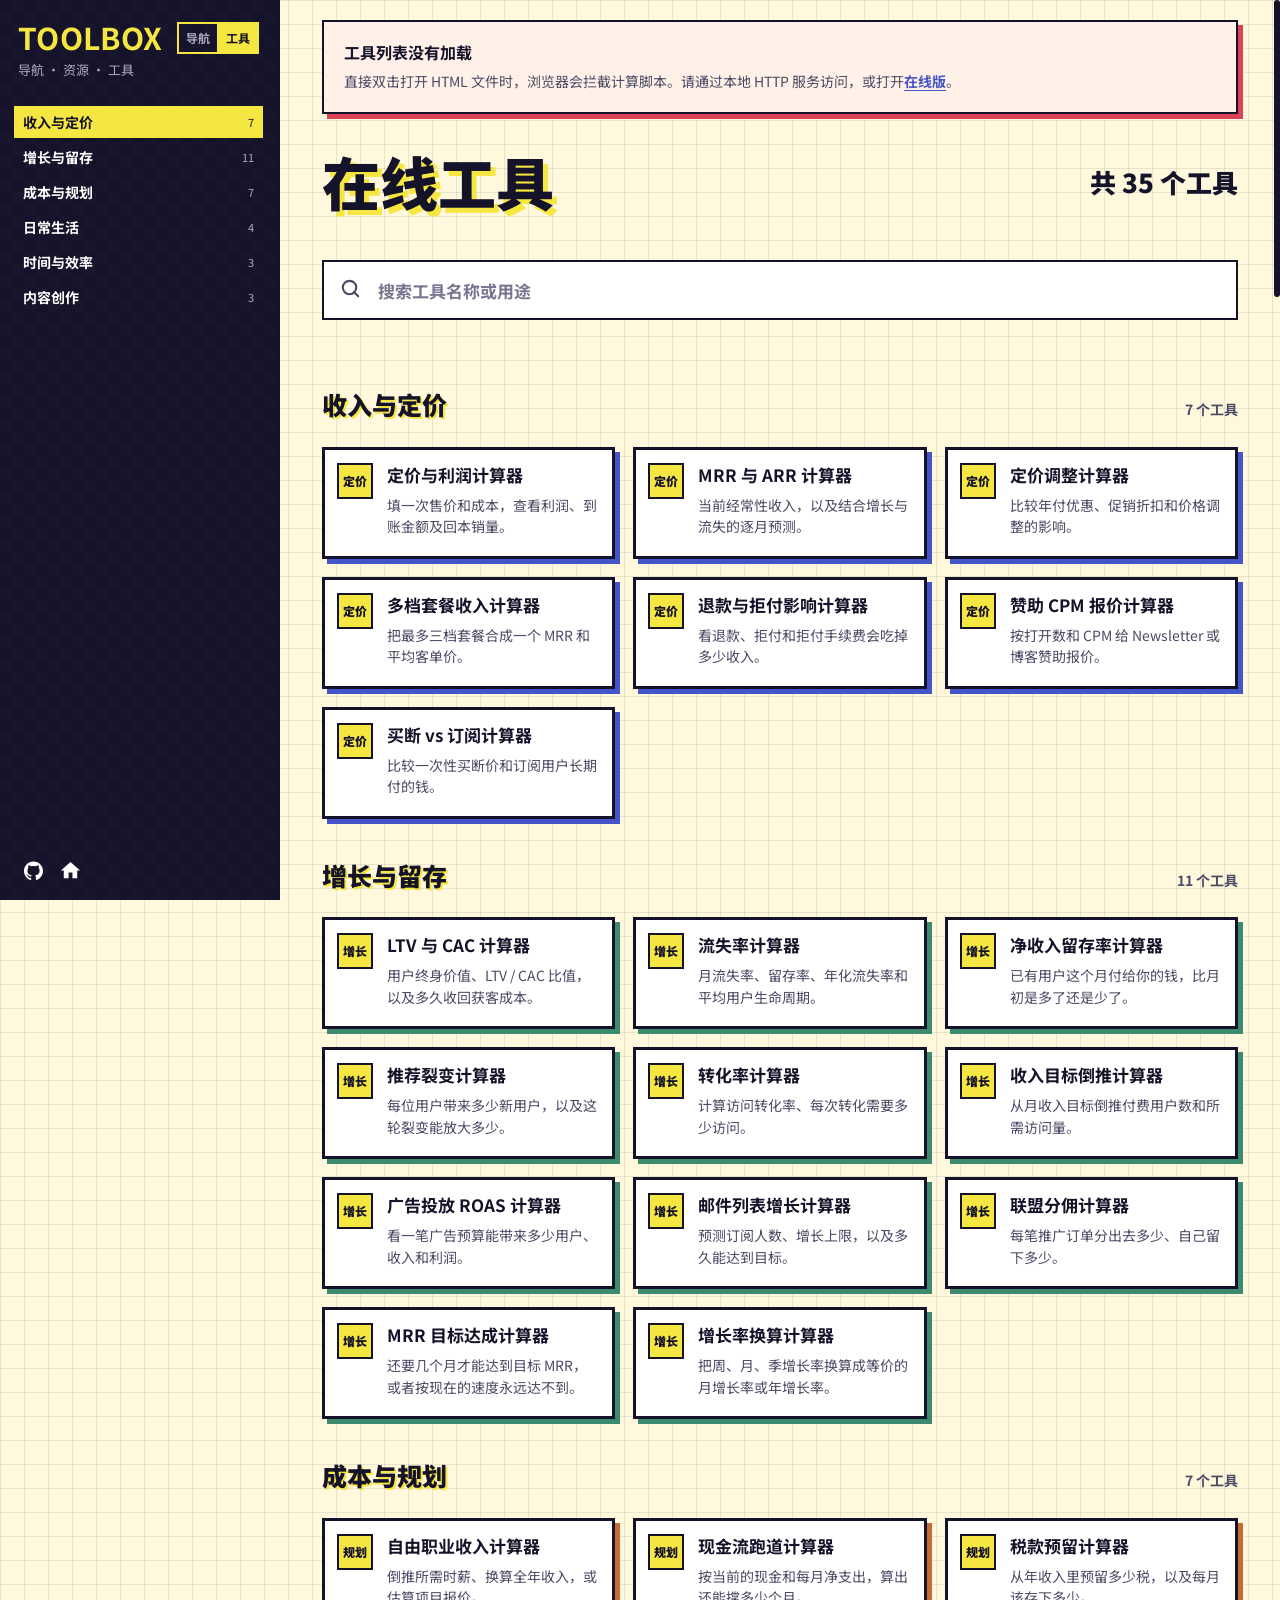
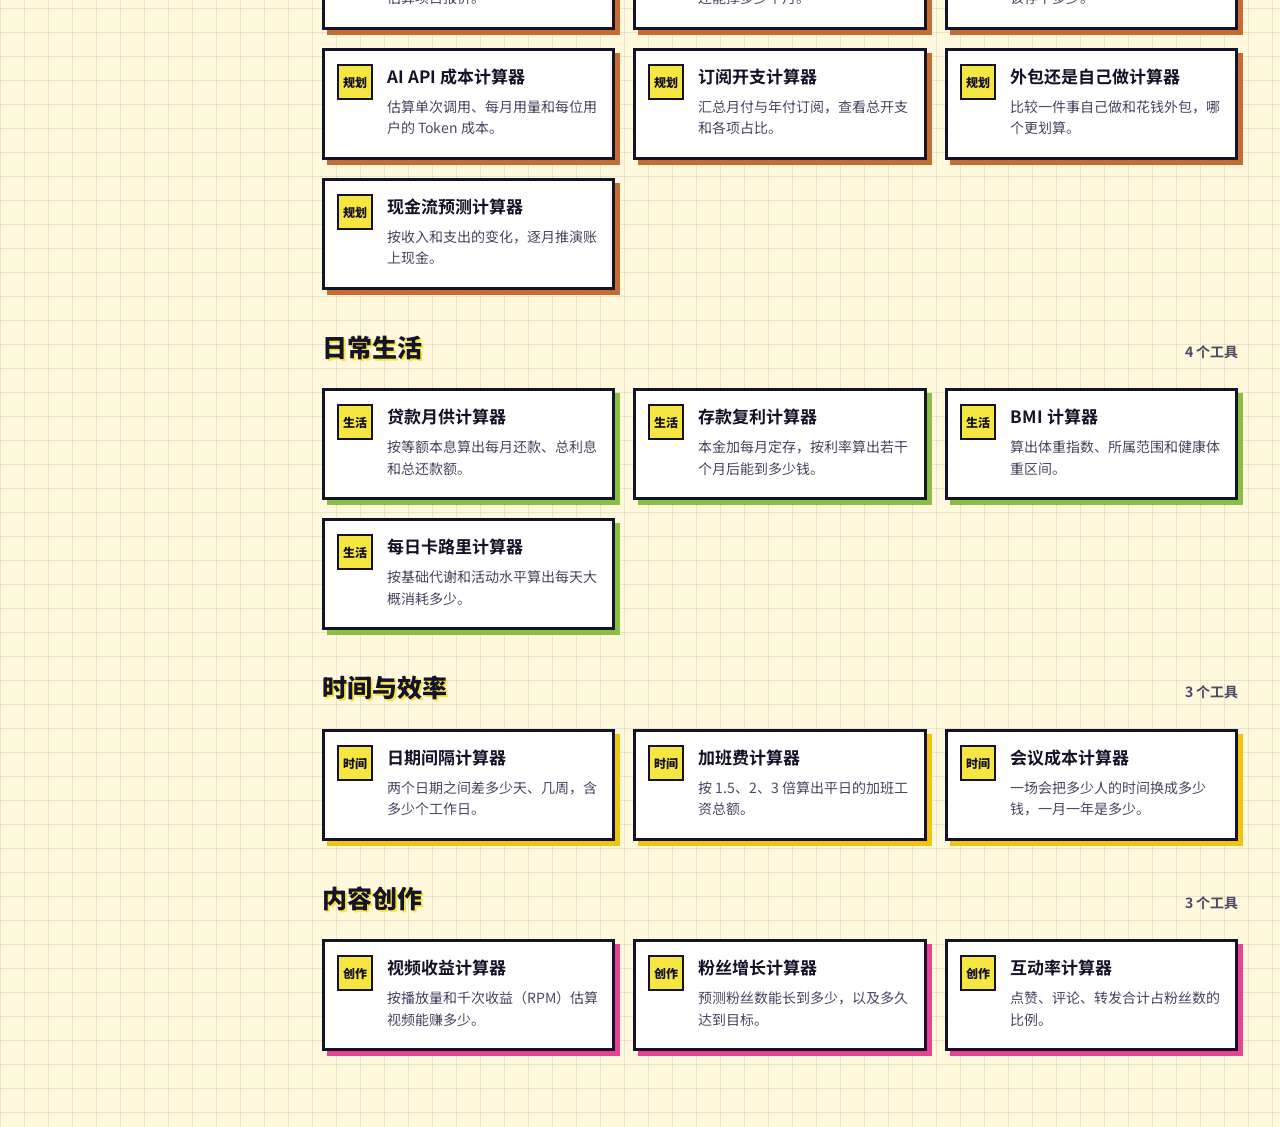
<file: tools.html>
<!DOCTYPE html>
<html lang="zh-CN">
  <head>
    <meta charset="UTF-8">
    <meta name="viewport" content="width=device-width, initial-scale=1.0">
    <meta name="description" content="在线工具：35 个免费计算器，涵盖收入与定价、增长与留存、成本与规划、日常生活、时间与效率、内容创作。在浏览器本地计算，无需注册。">
    <meta name="theme-color" content="#eeff41">
    <meta property="og:title" content="Toolbox - 在线工具">
    <meta property="og:description" content="在线工具：定价、收入、增长、成本和日常生活计算器，免费使用，输入内容不会上传。">
    <meta property="og:url" content="https://toolbox.krelinnbios.com/tools">
    <!-- 目录与计算器共用此 HTML，由 calculators.js 按有效 tool 参数生成唯一 canonical。 -->
    <title>Toolbox - 在线工具</title>
    <link rel="icon" href="./favicon.svg?v=2026102510">
    <link rel="preconnect" href="https://fonts.googleapis.com">
    <link rel="preconnect" href="https://fonts.gstatic.com" crossorigin>
    <link href="https://fonts.googleapis.com/css2?family=Noto+Sans+SC:wght@400;700;900&display=swap" rel="stylesheet" media="print" onload="this.media='all'">
    <noscript>
      <link href="https://fonts.googleapis.com/css2?family=Noto+Sans+SC:wght@400;700;900&display=swap" rel="stylesheet">
    </noscript>
    <link rel="stylesheet" href="./toolbox.css?v=202611153">
    <script src="./scrollbar.js?v=202611151" defer></script>
    <link rel="stylesheet" href="./calculators.css?v=202611231">
    <script type="module" src="./calculators.js?v=202611241"></script>
    <script
      defer
      src="https://vibefriends.com/telemetry/v1.js"
      data-vc-product-id="cmuh8urlx00000agmjso6gzh7"
      data-vc-auth-key="vc_web_frSn6eeP05UN0qcg7d62ukzJzH97w32iD9TBi4eEKtY"
    ></script>
  </head>
  <body>
    <a class="skip-link" href="#main">跳到主要内容</a>
    <div class="tools-layout calculator-layout">
      <aside class="tools-sidebar" aria-labelledby="calculator-sidebar-label">
        <div class="tools-sidebar-head">
          <a class="tools-brand" href="./index.html">
            <span class="tools-brand-copy">
              <span class="tools-brand-name">TOOLBOX</span>
              <span class="tools-brand-tagline">导航 · 资源 · 工具</span>
            </span>
          </a>
          <div class="tools-sidebar-actions">
            <a
              class="tools-sidebar-link"
              href="https://github.com/KrelinnBios/Toolbox"
              target="_blank"
              rel="noopener noreferrer"
              aria-label="GitHub"
            >
              <svg viewBox="0 0 24 24" aria-hidden="true" focusable="false">
                <path fill="currentColor" d="M12 .5C5.37.5 0 5.87 0 12.5c0 5.3 3.44 9.8 8.21 11.39.6.11.82-.26.82-.58v-2.03c-3.34.73-4.04-1.61-4.04-1.61-.55-1.39-1.34-1.76-1.34-1.76-1.09-.75.08-.73.08-.73 1.21.09 1.84 1.24 1.84 1.24 1.07 1.84 2.81 1.31 3.5 1 .11-.78.42-1.31.76-1.61-2.67-.3-5.47-1.34-5.47-5.95 0-1.31.47-2.38 1.24-3.22-.12-.3-.54-1.52.12-3.18 0 0 1.01-.32 3.3 1.23a11.5 11.5 0 0 1 6 0c2.29-1.55 3.3-1.23 3.3-1.23.66 1.66.24 2.88.12 3.18.77.84 1.24 1.91 1.24 3.22 0 4.62-2.81 5.64-5.49 5.94.43.37.81 1.1.81 2.22v3.29c0 .32.22.7.83.58C20.56 22.29 24 17.79 24 12.5 24 5.87 18.63.5 12 .5Z" />
              </svg>
            </a>
            <a
              class="tools-sidebar-link tools-sidebar-link--home"
              href="https://krelinnbios.com/"
              target="_blank"
              rel="noopener noreferrer"
              aria-label="我的主页"
            >
              <svg viewBox="0 0 24 24" aria-hidden="true" focusable="false">
                <path fill="currentColor" d="M10 20v-6h4v6h5v-8h3L12 3 2 12h3v8h5Z" />
              </svg>
            </a>
          </div>
          <nav class="page-switch" aria-label="页面导航">
            <a href="./index.html" aria-label="资源导航">导航</a>
            <a href="./tools.html" aria-current="page" aria-label="在线工具">工具</a>
          </nav>
        </div>
        <p class="calculator-sidebar-label" id="calculator-sidebar-label" hidden>工具分类</p>
        <div class="tools-nav">
          <nav class="calculator-directory" id="calculator-directory" aria-labelledby="calculator-sidebar-label"></nav>
        </div>
      </aside>
      <main id="main" tabindex="-1">
        <div class="calculator-load-warning" id="calculator-load-warning" role="alert" hidden>
          <strong>工具列表没有加载</strong>
          <p>直接双击打开 HTML 文件时，浏览器会拦截计算脚本。请通过本地 HTTP 服务访问，或打开<a href="https://toolbox.krelinnbios.com/tools">在线版</a>。</p>
        </div>
        <section id="calculator-catalog" aria-labelledby="tools-title">
          <div class="tools-profile">
            <div class="tools-heading"><h1 id="tools-title">在线工具</h1></div>
            <p class="tools-total" id="calculator-count" role="status" aria-live="polite">35 个工具</p>
          </div>
          <div class="calculator-toolbar" role="search">
            <label class="tools-search" for="calculator-search">
              <svg class="tools-search-icon" viewBox="0 0 24 24" aria-hidden="true" focusable="false">
                <circle cx="11" cy="11" r="7"></circle>
                <path d="m20 20-4.35-4.35"></path>
              </svg>
              <input
                id="calculator-search"
                type="search"
                placeholder="搜索工具名称或用途"
                autocomplete="off"
                aria-label="搜索工具"
              >
            </label>
          </div>
          <p class="tools-empty" id="calculator-empty" hidden>没有找到匹配的工具，换个关键词试试。</p>
          <div id="calculator-sections" class="tools-sections"></div>
        </section>
        <section id="calculator-detail" aria-labelledby="calculator-title" hidden>
          <p class="calculator-category" id="calculator-category"></p>
          <h1 id="calculator-title" tabindex="-1"></h1>
          <p class="calculator-intro" id="calculator-intro"></p>
          <div class="tool-card">
            <div class="tool-card-head">
              <h2>你的数据</h2>
              <label class="tool-currency" for="tool-currency"><span>货币</span><select id="tool-currency"></select></label>
            </div>
            <div id="calculator-scenarios" class="tool-scenarios" role="group" aria-label="计算场景" hidden></div>
            <form id="calculator-form" autocomplete="off"></form>
            <div class="calculator-output-head">
              <h2>估算结果</h2>
              <span>随输入实时更新</span>
            </div>
            <div id="calculator-output" aria-live="polite" aria-atomic="true"></div>
            <p class="tool-note">切换货币只改变金额标识，不进行汇率换算。</p>
            <p class="calculator-disclaimer">结果基于输入和简化假设，仅用于估算和规划，不构成财务、税务、法律或投资建议。</p>
          </div>
        </section>
        <noscript><p>请启用 JavaScript，以使用本地计算工具。</p></noscript>
      </main>
    </div>
    <script>
      (() => {
        const warning = document.querySelector("#calculator-load-warning");
        const showWarning = () => { warning.hidden = false; };
        if (location.protocol === "file:") {
          showWarning();
        } else {
          window.setTimeout(() => {
            if (!document.querySelector("#calculator-directory .tools-tab")) showWarning();
          }, 2000);
        }
      })();
    </script>
  </body>
</html>
</file>
<file: toolbox.css>
:root {
  --paper: #fff8dc;
  --surface: #fff;
  --sidebar: #151329;
  --sidebar-muted: #aaa8c1;
  --ink: #151329;
  --muted: #4c4b66;
  --line: #151329;
  --acid: #f5e641;
  --red: #d94355;
  --blue: #4455c9;
  --green: #3d8b6f;
  --purple: #7652a8;
  --orange: #c56c32;
  --cyan: #268b91;
  --night: #151329;
  --toolbox-scrollbar-thumb: var(--ink);
  --toolbox-scrollbar-thumb-hover: var(--acid);
}

* {
  box-sizing: border-box;
  scrollbar-width: thin;
  scrollbar-color: var(--toolbox-scrollbar-thumb) transparent;
}

/* 避免标准属性覆盖自定义滚动条伪元素样式。 */
@supports selector(::-webkit-scrollbar) {
  * {
    scrollbar-width: auto;
    scrollbar-color: auto;
  }
}

*::-webkit-scrollbar {
  width: 6px !important;
  height: 6px !important;
  background: transparent !important;
}

*::-webkit-scrollbar-track,
*::-webkit-scrollbar-corner {
  background: transparent !important;
}

*::-webkit-scrollbar-thumb {
  background: var(--toolbox-scrollbar-thumb) !important;
  border-radius: 999px !important;
}

*::-webkit-scrollbar-button {
  display: none !important;
}

*::-webkit-scrollbar-thumb:hover,
*::-webkit-scrollbar-thumb:active {
  background: var(--toolbox-scrollbar-thumb-hover) !important;
}

/* Brand-coloured page scrollbar; inner scroll areas keep their native styles. */
html.toolbox-overlay-scrollbar {
  scrollbar-width: none !important;
  -ms-overflow-style: none;
}

html.toolbox-overlay-scrollbar::-webkit-scrollbar {
  display: none !important;
  width: 0 !important;
  height: 0 !important;
}

.toolbox-overlay-thumb {
  position: fixed;
  top: 0;
  right: 0;
  z-index: 900;
  width: 6px;
  padding: 0;
  margin: 0;
  border: 0;
  border-radius: 999px;
  background: var(--toolbox-scrollbar-thumb);
  touch-action: none;
}

.toolbox-overlay-thumb:hover,
.toolbox-overlay-thumb:active,
.toolbox-overlay-thumb.is-dragging {
  background: var(--toolbox-scrollbar-thumb-hover);
}

.toolbox-overlay-thumb:focus {
  outline: none;
}

.toolbox-overlay-thumb:focus-visible {
  outline: 2px solid var(--toolbox-scrollbar-thumb-hover);
  outline-offset: 1px;
}

.toolbox-overlay-thumb[hidden] {
  display: none !important;
}

@media print {
  .toolbox-overlay-thumb {
    display: none !important;
  }
}

@media (forced-colors: active) {
  html.toolbox-overlay-scrollbar {
    scrollbar-width: thin !important;
    scrollbar-color: CanvasText Canvas !important;
  }

  html.toolbox-overlay-scrollbar::-webkit-scrollbar {
    display: block !important;
    width: 6px !important;
    height: 6px !important;
  }

  .toolbox-overlay-thumb {
    display: none !important;
  }
}

body {
  min-height: 100vh;
  margin: 0;
  color: var(--ink);
  background-color: var(--paper);
  background-image:
    linear-gradient(rgba(21, 19, 41, 0.09) 1px, transparent 1px),
    linear-gradient(90deg, rgba(21, 19, 41, 0.09) 1px, transparent 1px);
  background-size: 24px 24px;
  font-family: "Noto Sans SC", "Microsoft YaHei", sans-serif;
}

a { color: inherit; text-decoration: none; }
button, input { font: inherit; }
button { cursor: pointer; }
svg { display: block; }
[hidden] { display: none !important; }
:focus-visible { outline: 3px solid var(--blue); outline-offset: 3px; }

.skip-link {
  position: fixed;
  z-index: 100;
  top: 0;
  left: 16px;
  padding: 8px 12px;
  color: #fff;
  background: var(--ink);
  transform: translateY(-110%);
}
.skip-link:focus { transform: translateY(0); }

.tools-layout {
  display: flex;
  align-items: stretch;
  width: 100%;
  background-color: var(--paper);
  background-image:
    linear-gradient(rgba(21, 19, 41, 0.09) 1px, transparent 1px),
    linear-gradient(90deg, rgba(21, 19, 41, 0.09) 1px, transparent 1px);
  background-size: 24px 24px;
  margin: 0 auto;
}
.tools-sidebar {
  position: fixed;
  display: flex;
  flex-direction: column;
  top: 0;
  bottom: 0;
  left: 0;
  align-self: flex-start;
  flex: none;
  width: 280px;
  height: 100vh;
  padding: 30px 18px 24px;
  background-color: var(--sidebar);
  background-image:
    linear-gradient(45deg, rgba(255, 255, 255, 0.012) 25%, transparent 25%, transparent 75%, rgba(255, 255, 255, 0.012) 75%),
    linear-gradient(45deg, rgba(255, 255, 255, 0.012) 25%, transparent 25%, transparent 75%, rgba(255, 255, 255, 0.012) 75%);
  background-position: 0 0, 12px 12px;
  background-size: 24px 24px;
  box-shadow: inset 5px 0 0 var(--acid);
  overflow-y: hidden;
  overflow-x: hidden;
  border-right: 3px solid var(--ink);
}
.tools-sidebar::-webkit-scrollbar-thumb { background: var(--sidebar-muted) !important; }
.tools-sidebar::-webkit-scrollbar-thumb:hover,
.tools-sidebar::-webkit-scrollbar-thumb:active { background: var(--acid) !important; }
.tools-sidebar-head {
  display: flex;
  flex: none;
  align-items: flex-start;
  justify-content: space-between;
  gap: 4px;
  margin: 0 4px 24px;
}
.tools-brand {
  display: inline-block;
  flex: none;
  color: var(--acid);
}
.tools-brand-copy {
  display: block;
  min-width: 0;
}
.tools-brand-name {
  font-size: 30px;
  font-weight: 700;
  line-height: 1.05;
  letter-spacing: 0.01em;
  white-space: nowrap;
}
.tools-brand-tagline {
  display: block;
  margin-top: 5px;
  color: var(--sidebar-muted);
  font-family: "Noto Sans SC", "Microsoft YaHei", sans-serif;
  font-size: 13px;
  font-weight: 400;
  line-height: normal;
  letter-spacing: 0;
}
.tools-directory-label {
  margin: 0 0 12px 4px;
  color: var(--sidebar-muted);
  font-family: "Noto Sans SC", "Microsoft YaHei", sans-serif;
  font-size: 12px;
  font-weight: 700;
}
main {
  flex: 1;
  min-width: 0;
  max-width: none;
  margin: 0 0 0 280px;
  padding: 0 42px 52px;
}
.tools-profile { display: flex; align-items: center; justify-content: space-between; gap: 24px; padding: 34px 0 24px; }
.page-switch {
  display: inline-flex;
  flex: none;
  flex-direction: row;
  border: 2px solid var(--acid);
  background: transparent;
}
.page-switch a {
  display: flex;
  align-items: center;
  justify-content: center;
  min-height: 28px;
  padding: 3px 7px;
  color: var(--sidebar-muted);
  font-family: "Noto Sans SC", "Microsoft YaHei", sans-serif;
  font-size: 12px;
  font-weight: 700;
  line-height: 1.2;
  white-space: nowrap;
  transition: background 120ms steps(2, end), color 120ms steps(2, end);
}
.page-switch a + a { border-left: 2px solid var(--acid); }
.page-switch a:hover { color: var(--ink); background: var(--surface); }
.page-switch a[aria-current="page"] { color: var(--ink); background: var(--acid); }
.tools-total { margin: 0; color: var(--ink); font-family: "Noto Sans SC", "Microsoft YaHei", sans-serif; font-size: 26px; font-weight: 900; white-space: nowrap; }
.tools-heading h1 {
  display: inline-block;
  margin: 0;
  font-family: "Noto Sans SC", "Microsoft YaHei", sans-serif;
  font-size: clamp(38px, 5vw, 58px);
  color: var(--ink);
  font-weight: 900;
  line-height: 1.15;
  text-shadow: 5px 5px 0 var(--acid);
}
.tools-toolbar { padding: 22px 0 20px; }
.tools-sections { padding-top: 32px; }
.tools-sections:empty { padding-top: 0; }
.tools-search { display: block; position: relative; width: 100%; margin-bottom: 0; }
.tools-search-icon {
  position: absolute;
  top: 17px;
  left: 17px;
  width: 23px;
  height: 23px;
  fill: none;
  stroke: var(--muted);
  stroke-width: 2.2;
  stroke-linecap: round;
  pointer-events: none;
}
.tools-search input {
  width: 100%;
  min-height: 60px;
  padding: 14px 16px 14px 54px;
  color: var(--ink);
  background: var(--surface);
  border: 2px solid var(--ink);
  box-shadow: none;
  font-family: "Noto Sans SC", "Microsoft YaHei", sans-serif;
  font-size: 17px;
  font-weight: 700;
  outline: none;
  appearance: none;
}
.tools-search input:focus {
  background: #fff;
  border-color: var(--blue);
  box-shadow: none;
}
.tools-search input::placeholder { color: #77758f; }
.tools-nav { display: flex; flex: 1 1 auto; min-height: 0; flex-direction: column; }
.tools-tabs { display: flex; flex: 1 1 auto; min-height: 0; flex-direction: column; justify-content: center; gap: 9px; }
.tools-sidebar-actions { display: flex; flex: none; align-items: center; gap: 8px; }
.tools-sidebar-link {
  display: grid;
  flex: none;
  place-items: center;
  width: 38px;
  height: 38px;
  color: #fff;
  background: transparent;
  border: none;
  transition: color 120ms steps(2, end);
}
.tools-sidebar-link:hover { color: var(--acid); }
.tools-sidebar-link svg { width: 19px; height: 19px; }
.tools-sidebar-link--home { width: 44px; height: 44px; }
.tools-sidebar-link--home svg { width: 23px; height: 23px; }
.tools-tab {
  display: flex;
  align-items: center;
  justify-content: space-between;
  gap: 8px;
  width: 100%;
  min-height: 38px;
  padding: 7px 11px;
  color: #fff;
  background: transparent;
  border: 2px solid transparent;
  font-family: "Noto Sans SC", "Microsoft YaHei", sans-serif;
  font-size: 15px;
  font-weight: 700;
}
.tools-tab:hover { color: #fff; background: #292542; border-color: #4c4674; }
.tools-tab.is-active { color: var(--ink); background: var(--acid); border-color: var(--acid); box-shadow: none; transform: none; }
.tools-tab-count { color: var(--sidebar-muted); font: 13px "Noto Sans SC", sans-serif; }
.tools-tab.is-active .tools-tab-count { color: var(--ink); }

.tools-empty { padding: 50px 16px; color: var(--muted); font: 14px/1.6 "Noto Sans SC", "Microsoft YaHei", sans-serif; text-align: center; }
.tools-section { padding: 16px 0 24px; }
.tools-section-head { display: flex; align-items: baseline; gap: 12px; margin-bottom: 16px; padding: 0 0 10px; }
.tools-section-number { display: none; }
.tools-section-title { margin: 0; font-family: "Noto Sans SC", "Microsoft YaHei", sans-serif; font-size: 25px; font-weight: 900; line-height: 1.3; text-shadow: 2px 2px 0 var(--acid); }
.tools-section-count { margin-left: auto; color: var(--muted); font: 14px "Noto Sans SC", "Microsoft YaHei", sans-serif; font-weight: 700; }
.tools-grid { display: grid; grid-template-columns: repeat(3, minmax(0, 1fr)); gap: 18px; }
.tools-card {
  display: flex;
  position: relative;
  align-items: flex-start;
  gap: 14px;
  min-width: 0;
  min-height: 172px;
  padding: 20px 16px;
  background: var(--surface);
  border: 3px solid var(--ink);
  box-shadow: 5px 5px 0 var(--card-shadow, var(--ink));
  transition: transform 120ms steps(2, end), box-shadow 120ms steps(2, end);
}
  .tools-card:active { background: var(--card-active, #e8e8e8); box-shadow: 2px 2px 0 var(--card-shadow, var(--ink)); transform: translate(3px, 3px); }
.tools-card-icon {
  display: grid;
  position: relative;
  flex: none;
  place-items: center;
  width: 36px;
  height: 36px;
  color: var(--ink);
  background: var(--acid);
  border: 2px solid var(--ink);
  font: 14px "Noto Sans SC", sans-serif;
  font-weight: 700;
}
.tools-card-icon img { position: absolute; width: 20px; height: 20px; object-fit: contain; opacity: 0; }
.tools-card-icon img.is-loaded { opacity: 1; }
.tools-card-copy { min-width: 0; flex: 1; }
.tools-card-name { display: block; padding-right: 15px; color: var(--ink); font-family: "Noto Sans SC", "Microsoft YaHei", sans-serif; font-size: 17px; font-weight: 700; line-height: 1.4; overflow-wrap: anywhere; }
.tools-card-desc { display: block; margin-top: 8px; color: var(--muted); font-family: "Noto Sans SC", "Microsoft YaHei", sans-serif; font-size: 14px; line-height: 1.55; overflow-wrap: anywhere; }
.tools-card-host { display: block; margin-top: 8px; color: var(--muted); font: 12px/1.4 "Noto Sans SC", sans-serif; overflow-wrap: anywhere; }
.tools-card:hover .tools-card-desc { color: var(--ink); }

.tools-section.category-image-sources,
.tools-section.category-image-tools,
.tools-section.category-file-and-media-tools,
.tools-section.category-reading,
.tools-section.category-wiki,
.tools-section.category-acg,
.tools-section.category-developer-platforms,
.tools-section.category-communities-and-profiles,
.tools-section.category-learning-and-career,
.tools-section.category-accounts-and-subscriptions { --card-face: #fff; }

/* Keep every tool item on one stable card pattern; category colors only affect the shadow. */
.tools-section .tools-card,
.tools-section.category-file-and-media-tools .tools-card,
.tools-section.category-reading .tools-card,
.tools-section.category-developer-platforms .tools-card,
.tools-section.category-entertainment .tools-card,
.tools-section.category-acg .tools-card,
.tools-section.category-wiki .tools-card,
.tools-section.category-communities-and-profiles .tools-card,
.tools-section.category-accounts-and-subscriptions .tools-card {
  min-height: 112px;
  align-items: flex-start;
  padding: 13px 12px;
  background: var(--card-face, #fff);
  border: 3px solid var(--ink);
  border-radius: 0;
  box-shadow: 5px 5px 0 var(--card-shadow, var(--ink));
}
.tools-section .tools-card:hover,
.tools-section.category-file-and-media-tools .tools-card:hover,
.tools-section.category-reading .tools-card:hover,
.tools-section.category-developer-platforms .tools-card:hover,
.tools-section.category-entertainment .tools-card:hover,
.tools-section.category-acg .tools-card:hover,
.tools-section.category-wiki .tools-card:hover,
.tools-section.category-communities-and-profiles .tools-card:hover,
.tools-section.category-accounts-and-subscriptions .tools-card:hover {
  background: var(--card-active, var(--surface));
  box-shadow: 2px 2px 0 var(--card-shadow, var(--ink));
  transform: translate(3px, 3px);
}
.tools-section.category-image-sources { --card-shadow: var(--blue); }
.tools-section.category-image-sources { --card-active: #e3e8ff; }
.tools-section.category-publishing-tools { --card-shadow: var(--ink); }
.tools-section.category-publishing-tools { --card-active: #e8e8e8; }
.tools-section.category-entertainment { --card-shadow: var(--ink); }
.tools-section.category-entertainment { --card-active: #e8e8e8; }
.tools-section.category-image-tools { --card-shadow: var(--purple); }
.tools-section.category-image-tools { --card-active: #eee4ff; }
.tools-section.category-file-and-media-tools { --card-shadow: var(--orange); }
.tools-section.category-file-and-media-tools { --card-active: #fff0dc; }
.tools-section.category-reading { --card-shadow: var(--green); }
.tools-section.category-reading { --card-active: #def3e6; }
.tools-section.category-wiki { --card-shadow: var(--cyan); }
.tools-section.category-wiki { --card-active: #daf2f2; }
.tools-section.category-acg { --card-shadow: var(--purple); }
.tools-section.category-acg { --card-active: #f1e2f8; }
.tools-section.category-developer-platforms { --card-shadow: var(--cyan); }
.tools-section.category-developer-platforms { --card-active: #dff2f3; }
.tools-section.category-communities-and-profiles { --card-shadow: var(--blue); }
.tools-section.category-communities-and-profiles { --card-active: #e3e8ff; }
.tools-section.category-learning-and-career { --card-shadow: var(--green); }
.tools-section.category-learning-and-career { --card-active: #e3f3dc; }
.tools-section.category-accounts-and-subscriptions { --card-shadow: var(--red); }
.tools-section.category-accounts-and-subscriptions { --card-active: #ffe1e2; }

.tools-section.category-image-resources { --card-shadow: var(--ink); --card-active: #e8e8e8; }
.tools-section.category-image-editing { --card-shadow: #8e44ad; --card-active: #f0dcfa; }
.tools-section.category-file-tools { --card-shadow: #e67e22; --card-active: #ffead2; }
.tools-section.category-content-creation { --card-shadow: var(--ink); --card-active: #e8e8e8; }
.tools-section.category-entertainment { --card-shadow: #3498db; --card-active: #dceeff; }
.tools-section.category-ebooks { --card-shadow: #27ae60; --card-active: #daf5e4; }
.tools-section.category-library { --card-shadow: #e74c3c; --card-active: #ffe0dc; }
.tools-section.category-learning { --card-shadow: #f1c40f; --card-active: #fff5c9; }
.tools-section.category-encyclopedia { --card-shadow: #16a085; --card-active: #d6f3ed; }
.tools-section.category-culture-science { --card-shadow: #e84393; --card-active: #ffe0f0; }
.tools-section.category-resource-navigation { --card-shadow: var(--ink); --card-active: #e8e8e8; }
.tools-section.category-developer { --card-shadow: #3f51b5; --card-active: #e0e5ff; }
.tools-section.category-network-testing { --card-shadow: #00a896; --card-active: #d5f5f0; }
.tools-section.category-community { --card-shadow: #9a5b2c; --card-active: #f9e5d4; }
.tools-section.category-living { --card-shadow: #8abf45; --card-active: #eaf6d8; }
.tools-section.category-accounts { --card-shadow: #9b2335; --card-active: #f9dce1; }
.tools-section.category-subscriptions { --card-shadow: #268b91; --card-active: #daf2f2; }

/* Each category keeps the same typography but uses a different browsing rhythm. */

.tools-section.category-image-sources .tools-section-number,
.tools-tab.category-image-sources .tools-tab-count { color: var(--blue); }
.tools-section.category-image-tools .tools-section-number,
.tools-tab.category-image-tools .tools-tab-count { color: var(--purple); }
.tools-section.category-file-and-media-tools .tools-section-number,
.tools-tab.category-file-and-media-tools .tools-tab-count { color: var(--orange); }
.tools-section.category-reading .tools-section-number,
.tools-tab.category-reading .tools-tab-count { color: var(--green); }
.tools-section.category-wiki .tools-section-number,
.tools-tab.category-wiki .tools-tab-count { color: var(--cyan); }
.tools-section.category-acg .tools-section-number,
.tools-tab.category-acg .tools-tab-count { color: var(--purple); }
.tools-section.category-developer-platforms .tools-section-number,
.tools-tab.category-developer-platforms .tools-tab-count { color: var(--cyan); }
.tools-section.category-communities-and-profiles .tools-section-number,
.tools-tab.category-communities-and-profiles .tools-tab-count { color: var(--blue); }
.tools-section.category-learning-and-career .tools-section-number,
.tools-tab.category-learning-and-career .tools-tab-count { color: var(--green); }
.tools-section.category-accounts-and-subscriptions .tools-section-number,
.tools-tab.category-accounts-and-subscriptions .tools-tab-count { color: var(--red); }

/* Desktop directory keeps the original dark, block-based navigation without stretching items. */
@media (min-width: 801px) {
  .tools-sidebar {
    width: 280px;
    padding: 22px 14px 8px;
    background-color: var(--sidebar);
    border-right: 3px solid var(--ink);
    box-shadow: none;
    overflow: hidden;
  }
  main { margin-left: 280px; }
  .tools-directory-label {
    display: block;
    margin-bottom: 7px;
    font-size: 11px;
    letter-spacing: 0.08em;
  }
  .tools-tabs {
    flex: 1 1 auto;
    justify-content: flex-start;
    gap: 3px;
    padding-top: 3px;
  }
  .tools-tab {
    min-height: 32px;
    padding: 4px 8px;
    color: #fff;
    background: transparent;
    border: 1px solid transparent;
    border-radius: 0;
    font-size: 14px;
    line-height: 1.2;
  }
  .tools-tab:hover {
    color: #fff;
    background: #292542;
    border-color: #4c4674;
    box-shadow: none;
    transform: none;
  }
  .tools-tab.is-active {
    color: var(--ink);
    background: var(--acid);
    border-color: var(--acid);
    box-shadow: none;
    transform: none;
  }
  .tools-tab-count { color: var(--sidebar-muted); font-size: 11px; }
  .tools-tab.is-active .tools-tab-count { color: var(--ink); }
  .tools-sidebar-actions { position: absolute; left: 14px; bottom: 8px; gap: 0; }
  .tools-sidebar-link--home { margin-left: -4px; }
}

@media (min-width: 1500px) {
  .tools-grid { grid-template-columns: repeat(3, minmax(0, 1fr)); }
}
@media (max-width: 1200px) {
  .tools-grid { grid-template-columns: repeat(2, minmax(0, 1fr)); }
}
@media (max-width: 800px) {
  .tools-layout { display: block; width: 100%; min-height: 0; overflow-x: clip; }

  /* 横向分类条：单行可横滑，滑到顶部自动吸顶，随内容滚动自动高亮 */
  .tools-sidebar {
    position: sticky;
    top: 0;
    bottom: auto;
    left: auto;
    z-index: 20;
    display: block;
    width: auto;
    height: auto;
    margin: 0;
    padding: calc(9px + env(safe-area-inset-top, 0px)) 0 9px;
    overflow: visible;
    background-color: var(--paper);
    background-image:
      linear-gradient(45deg, rgba(21, 19, 41, 0.012) 25%, transparent 25%, transparent 75%, rgba(21, 19, 41, 0.012) 75%),
      linear-gradient(45deg, rgba(21, 19, 41, 0.012) 25%, transparent 25%, transparent 75%, rgba(21, 19, 41, 0.012) 75%);
    background-position: 0 0, 12px 12px;
    background-size: 24px 24px;
    box-shadow: inset 0 -4px 0 var(--acid);
    border-right: 0;
    border-bottom: 3px solid var(--ink);
    cursor: grab;
  }
  .tools-directory-label { display: none; }
  .tools-sidebar-head {
    align-items: center;
    justify-content: flex-start;
    gap: 10px;
    margin: 0 16px 8px;
    cursor: default;
  }
  .tools-brand {
    display: inline-block;
    margin-right: auto;
    color: var(--ink);
  }
  .tools-brand-name {
    font-size: 32px;
    line-height: 1.05;
    letter-spacing: 0.04em;
    text-shadow: 4px 4px 0 var(--acid);
  }
  .tools-brand-tagline { display: none; }
  .page-switch {
    border-color: var(--ink);
    background: var(--surface);
  }
  .page-switch a {
    min-height: 38px;
    padding: 4px 10px;
    color: var(--ink);
  }
  .page-switch a + a { border-left-color: var(--ink); }
  .page-switch a:hover { background: #fff; }
  .page-switch a[aria-current="page"] { background: var(--acid); }
  .tools-nav { flex-direction: row; align-items: center; gap: 8px; }
  .tools-tabs {
    flex: 1 1 auto;
    min-width: 0;
    flex-direction: row;
    justify-content: flex-start;
    gap: 8px;
    padding: 2px 0 4px 16px;
    overflow-x: auto;
    overflow-y: hidden;
    overscroll-behavior-x: contain;
    scroll-snap-type: x proximity;
    scroll-padding-left: 16px;
    scrollbar-width: none;
    -ms-overflow-style: none;
    -webkit-overflow-scrolling: touch;
    touch-action: pan-x;
  }
  .tools-sidebar-link {
    width: auto;
    height: auto;
    min-height: 44px;
    padding: 8px;
    color: var(--ink);
    background: transparent;
    border: 0;
    box-shadow: none;
    transition: color 120ms steps(2, end);
  }
  .tools-sidebar-link:hover { color: var(--acid); background: transparent; }
  .tools-sidebar-link:active { color: var(--ink); background: var(--acid); }
  .tools-sidebar-link svg { width: 21px; height: 21px; }
  .tools-sidebar-link--home svg { width: 25px; height: 25px; }
  .tools-tabs::-webkit-scrollbar { display: none; }
  .tools-tab {
    flex: none;
    width: auto;
    min-height: 44px;
    padding: 8px 12px;
    white-space: nowrap;
    scroll-snap-align: center;
    color: var(--ink);
    background: var(--surface);
    border: 2px solid var(--ink);
    border-radius: 0;
    box-shadow: 3px 3px 0 var(--ink);
  }
  .tools-tab:hover { color: var(--ink); background: #fff; border-color: var(--ink); box-shadow: 3px 3px 0 var(--ink); }
  .tools-tab.is-active { color: var(--ink); background: var(--acid); border-color: var(--ink); box-shadow: 3px 3px 0 var(--ink); transform: none; }
  .tools-tab-count { display: none; }

  main { width: auto; margin: 0 16px; padding: 0 0 calc(40px + env(safe-area-inset-bottom, 0px)); }

  .tools-profile { flex-direction: column; align-items: flex-start; gap: 8px; padding: 22px 0 0; }
  .tools-heading h1 { font-size: clamp(30px, 9vw, 40px); text-shadow: 4px 4px 0 var(--acid); }
  .tools-total { font-size: 15px; }

  .tools-toolbar { padding: 18px 0 8px; }
  .tools-search-icon { top: 17px; left: 16px; width: 21px; height: 21px; }
  .tools-search input { min-height: 54px; padding: 14px 16px 14px 50px; font-size: 16px; border: 2px solid var(--ink); border-radius: 0; box-shadow: none; }
  .tools-search input:focus { border-color: var(--blue); box-shadow: none; }

  .tools-grid { grid-template-columns: minmax(0, 1fr); gap: 12px; }

  .tools-section { padding: 0 0 26px; scroll-margin-top: 76px; }
  .tools-section-head { margin-bottom: 12px; }
  .tools-section-title { font-size: 22px; text-shadow: 3px 3px 0 var(--acid); }
  .tools-section-count { font-size: 13px; }

  .tools-card,
  .tools-section .tools-card {
    min-height: 0;
    gap: 12px;
    padding: 14px 13px;
    background: var(--card-face, #fff);
    border: 3px solid var(--ink);
    border-radius: 0;
    box-shadow: 4px 4px 0 var(--card-shadow, var(--ink));
  }
  .tools-card:hover,
  .tools-section .tools-card:hover {
    background: var(--card-active, var(--surface));
    box-shadow: 2px 2px 0 var(--card-shadow, var(--ink));
    transform: translate(3px, 3px);
  }
  .tools-card-icon { width: 38px; height: 38px; border: 2px solid var(--ink); border-radius: 0; }
  .tools-card-icon img { width: 22px; height: 22px; }
  .tools-card-name { padding-right: 0; font-size: 16.5px; }
  .tools-card-desc { margin-top: 6px; font-size: 13.5px; }
  .tools-card-host { margin-top: 6px; font-size: 11.5px; }
}

@media (max-width: 380px) {
  .tools-tabs { padding-left: 14px; padding-right: 0; scroll-padding-left: 14px; }
  .tools-tab { min-height: 42px; padding: 7px 10px; font-size: 14px; }
  .tools-section-title { font-size: 20px; }
  main { margin: 0 14px; }
  .tools-brand-name { font-size: 24px; letter-spacing: 0.03em; text-shadow: 3px 3px 0 var(--acid); }
  .tools-sidebar-head { gap: 8px; }
  .page-switch a { padding: 4px 8px; }
}

@media (hover: none) and (pointer: coarse) {
   .tools-card:hover { background: var(--card-active, var(--surface)); box-shadow: 1px 1px 0 var(--card-shadow, var(--ink)); transform: translate(3px, 3px); }
  .tools-card:hover .tools-card-desc { color: var(--muted); }
}

.tools-card:active,
.tools-section .tools-card:active {
  background: var(--card-active, #d8d8d8);
  box-shadow: 2px 2px 0 #999;
  transform: translate(3px, 3px);
}
</file>
<file: calculators.css>
.calculator-layout { min-height: 100vh; }
.calculator-sidebar-label { margin: 0 8px; color: var(--sidebar-muted); font-size: 11px; font-weight: 700; letter-spacing: 0.1em; }
.calculator-directory { display: grid; gap: 8px; margin: 14px 0 auto; }
/* 桌面端目录与资源导航页 .tools-tabs 的节奏完全一致：垂直居中、3px 间距。 */
@media (min-width: 801px) {
  .calculator-directory {
    display: flex;
    flex: 1 1 auto;
    min-height: 0;
    flex-direction: column;
    justify-content: flex-start;
    gap: 3px;
    margin: 0;
    padding-top: 3px;
  }
}
.calculator-intro { margin: 6px 0 0; color: var(--muted); line-height: 1.8; }
.calculator-toolbar { padding: 22px 0 20px; }
.calculator-load-warning { margin: 20px 0 0; padding: 18px 20px; background: #fff1e8; border: 2px solid var(--ink); box-shadow: 5px 5px 0 var(--red); font-family: "Noto Sans SC", "Microsoft YaHei", sans-serif; }
.calculator-load-warning strong { display: block; font-size: 16px; }
.calculator-load-warning p { margin: 6px 0 0; color: var(--muted); font-size: 14px; line-height: 1.7; }
.calculator-load-warning a { color: var(--blue); font-weight: 700; text-decoration: underline; text-underline-offset: 3px; }
.calculator-layout .tools-card {
  min-height: 112px;
  align-items: flex-start;
  gap: 14px;
  padding: 13px 12px;
}
.calculator-card-mark {
  display: grid;
  flex: none;
  place-items: center;
  width: 36px;
  height: 36px;
  color: var(--ink);
  background: var(--acid);
  border: 2px solid var(--ink);
  font-family: "Noto Sans SC", "Microsoft YaHei", sans-serif;
  font-size: 12px;
  font-weight: 900;
  line-height: 1.2;
}
.calculator-layout .tools-card-name { padding-right: 15px; }
.calculator-layout .tools-card-desc { margin-top: 8px; }
.tools-section.category-revenue { --card-shadow: var(--blue); --card-active: #e3e8ff; }
.tools-section.category-growth { --card-shadow: var(--green); --card-active: #def3e6; }
.tools-section.category-planning { --card-shadow: var(--orange); --card-active: #fff0dc; }
.tools-section.category-life { --card-shadow: #8abf45; --card-active: #eaf6d8; }
.tools-section.category-time { --card-shadow: #f1c40f; --card-active: #fff5c9; }
.tools-section.category-creator { --card-shadow: #e84393; --card-active: #ffe0f0; }
.calculator-category { margin: 32px 0 12px; color: var(--blue); font-weight: 700; }
#calculator-detail h1 { margin: 0; font: 900 clamp(28px, 3vw, 44px)/1.35 "Noto Sans SC", sans-serif; }
.tool-card { margin-top: 28px; padding: 28px; border: 2px solid var(--ink); background: var(--surface); box-shadow: 6px 6px 0 var(--ink); }
.tool-card-head { display: flex; align-items: center; justify-content: space-between; flex-wrap: wrap; gap: 16px; margin-bottom: 26px; }
.tool-card-head h2 { margin: 0; font-size: 22px; }
.tool-currency { display: flex; align-items: center; gap: 10px; }
.tool-currency select, .tool-field input, .tool-field select { min-width: 0; max-width: 100%; min-height: 44px; padding: 10px 12px; color: var(--ink); background: #fff; border: 2px solid var(--ink); border-radius: 0; font: inherit; }
.tool-field input[type="number"] { font-size: 18px; font-weight: 700; }
.tool-field select { font-size: 16px; font-weight: 700; }
.tool-inputs { display: grid; grid-template-columns: repeat(2, minmax(0, 1fr)); gap: 20px; }
.tool-field { display: flex; flex-direction: column; gap: 9px; min-width: 0; font-size: 14px; font-weight: 700; }
.tool-field input, .tool-field select { width: 100%; }
.calculator-output-head { display: flex; align-items: baseline; justify-content: space-between; gap: 16px; margin-top: 30px; padding-top: 24px; border-top: 3px solid var(--ink); }
.calculator-output-head h2 { margin: 0; font-size: 20px; }
.calculator-output-head span { color: var(--muted); font-family: "Noto Sans SC", "Microsoft YaHei", sans-serif; font-size: 12px; font-weight: 700; }
.tool-results { margin: 14px 0 0; }
.tool-subhead { margin: 26px 0 0; padding-left: 10px; border-left: 4px solid var(--ink); font-size: 15px; }
.tool-subhead + .tool-results { margin-top: 8px; }
.tool-result { display: flex; justify-content: space-between; align-items: baseline; gap: 20px; padding: 15px 12px; border-bottom: 1px solid #d9d7df; }
.tool-result dt { min-width: 0; color: var(--muted); }
.tool-result dd { margin: 0; text-align: right; overflow-wrap: anywhere; font-size: 18px; font-weight: 700; }
.tool-result.strong { background: var(--acid); border-color: var(--ink); font-size: 18px; }
.tool-result.strong dd { font-size: 20px; }
.tool-result.strong dt { color: var(--ink); font-weight: 700; }
.tool-note, .tool-warning { margin: 20px 0 0; font-size: 13px; line-height: 1.8; }
.tool-note { color: var(--muted); }
.tool-warning { border-left: 4px solid var(--red); padding: 12px 16px; background: #fff1e8; }
.tool-table-wrap { margin-top: 24px; max-width: 100%; overflow-x: auto; }
.tool-table { width: 100%; border-collapse: collapse; font-size: 14px; }
.tool-table th, .tool-table td { padding: 12px; border-bottom: 1px solid #d9d7df; text-align: right; white-space: nowrap; }
.tool-table th { background: var(--paper); }
.tool-table th:first-child, .tool-table td:first-child { text-align: left; }
.tool-scenarios { display: flex; flex-wrap: wrap; gap: 10px; margin-bottom: 24px; }
.tool-scenarios button, .tool-action { min-height: 44px; padding: 9px 14px; border: 2px solid var(--ink); background: #fff; color: var(--ink); font-weight: 700; }
.tool-scenarios button[aria-pressed="true"], .tool-action:hover { background: var(--acid); }
.subscription-item { min-width: 0; margin: 22px 0; padding: 18px; border: 1px solid var(--ink); }
.subscription-item legend { padding: 0 8px; font-weight: 700; }
.subscription-actions { display: flex; justify-content: space-between; align-items: center; flex-wrap: wrap; gap: 12px; margin-top: 16px; font-size: 13px; }
.calculator-disclaimer { margin: 16px 0 0; color: var(--muted); font-size: 12px; line-height: 1.8; }
@media (max-width: 800px) {
  .calculator-layout .tools-sidebar { width: 100%; height: auto; margin: 0; }
  .calculator-sidebar-label { display: none; }
  .calculator-directory { display: flex; flex: 1 1 auto; min-width: 0; gap: 8px; margin: 0; padding: 2px 0 4px 16px; overflow-x: auto; overflow-y: hidden; overscroll-behavior-x: contain; scroll-snap-type: x proximity; scroll-padding-left: 16px; scrollbar-width: none; -ms-overflow-style: none; -webkit-overflow-scrolling: touch; touch-action: pan-x; }
  .calculator-directory::-webkit-scrollbar { display: none; }
  .calculator-directory .tools-tab { width: auto; white-space: nowrap; }
  .calculator-layout .tools-profile { align-items: flex-start; flex-wrap: wrap; gap: 8px; }
  .calculator-layout .tools-total { font-size: 15px; }
  .calculator-intro { margin-top: 10px; }
  .calculator-toolbar { padding: 18px 0 8px; }
  .calculator-layout .tools-card-name { padding-right: 0; }
  .calculator-layout .tools-card-desc { margin-top: 6px; }
  .calculator-output-head { margin-top: 28px; padding-top: 20px; }
  .calculator-output-head h2 { font-size: 18px; }
  .calculator-output-head span { display: none; }
  .calculator-layout .tools-card { min-height: 0; gap: 12px; padding: 14px 13px; }
  .calculator-card-mark { width: 38px; height: 38px; font-size: 11px; }
  .tool-card { padding: 18px; box-shadow: 4px 4px 0 var(--ink); }
  .tool-inputs { grid-template-columns: 1fr; }
  .tool-result { gap: 12px; padding: 14px 8px; font-size: 14px; }
  .tool-result.strong { font-size: 16px; }
  .tool-result dd { max-width: 55%; font-size: 18px; }
  .tool-result.strong dd { font-size: 20px; }
  .subscription-item { padding: 12px; }
}
</file>
